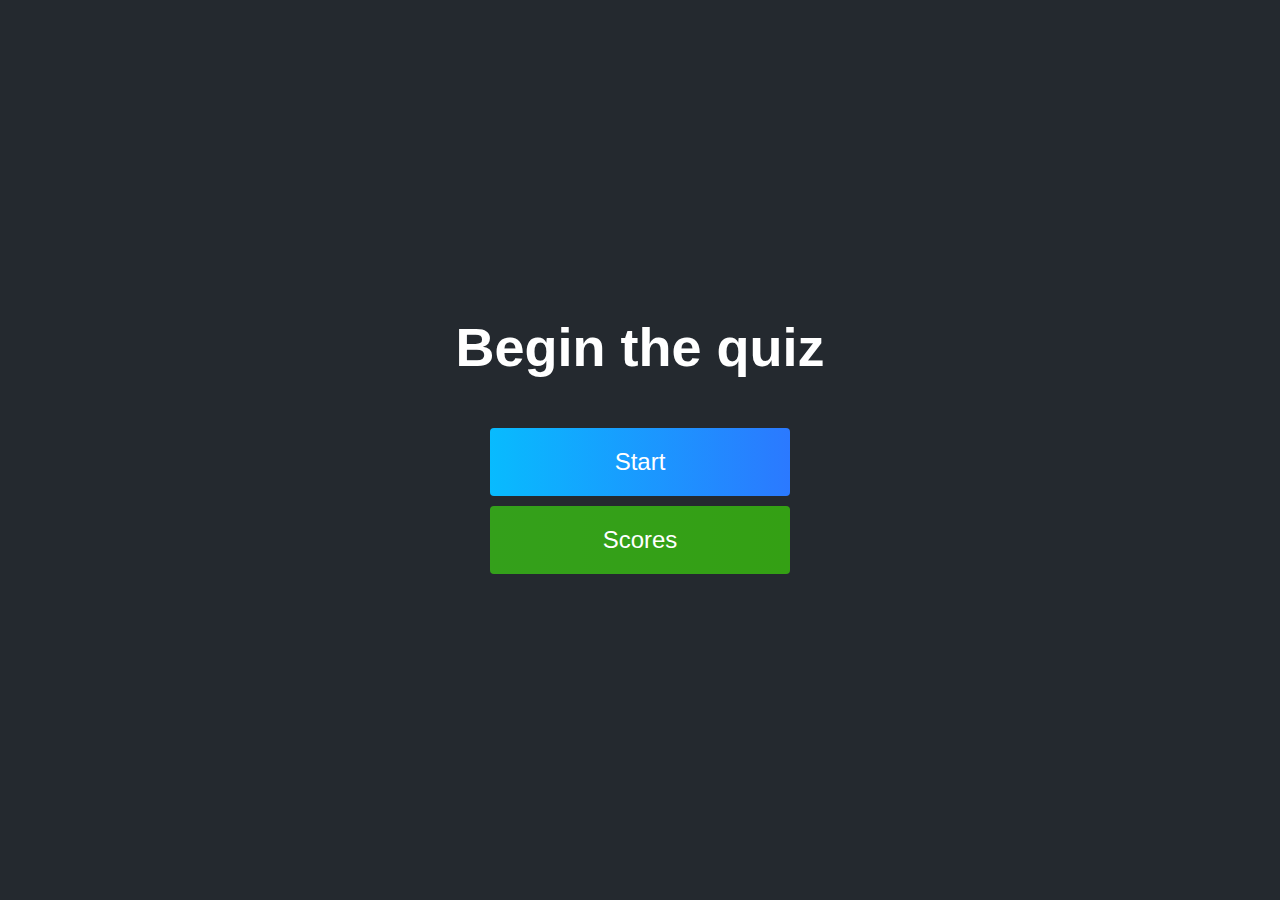
<file: public/index.html>
<!DOCTYPE html>
<html lang="en">
<head>
  <meta charset="UTF-8"/>
  <meta name="viewport" content="width=device-width, initial-scale=1.0">
  <title>Cyber awarness quiz</title>
  <meta name="author" content="Adam Lanfranchi_000022"/> 
  <link rel="stylesheet" href="css/index.css"/>
  <link rel="stylesheet" href="https://use.fontawesome.com/releases/v5.15.4/css/all.css" 
  integrity="sha384-DyZ88mC6Up2uqS4h/KRgHuoeGwBcD4Ng9SiP4dIRy0EXTlnuz47vAwmeGwVChigm"crossorigin="anonymous">
</head>
<body>
    <div class="container">
        <dic id ="home" class="flex-column flex-center">
            <h1> Begin the quiz</h1>
            <a href="game.html" class="btn">Start</a>
            <a href="highscores.html" id="score-btn" class="btn">Scores<i class="fas fa-star"></i></a>
        </dic>
    </div>
</body>
</html>
</file>
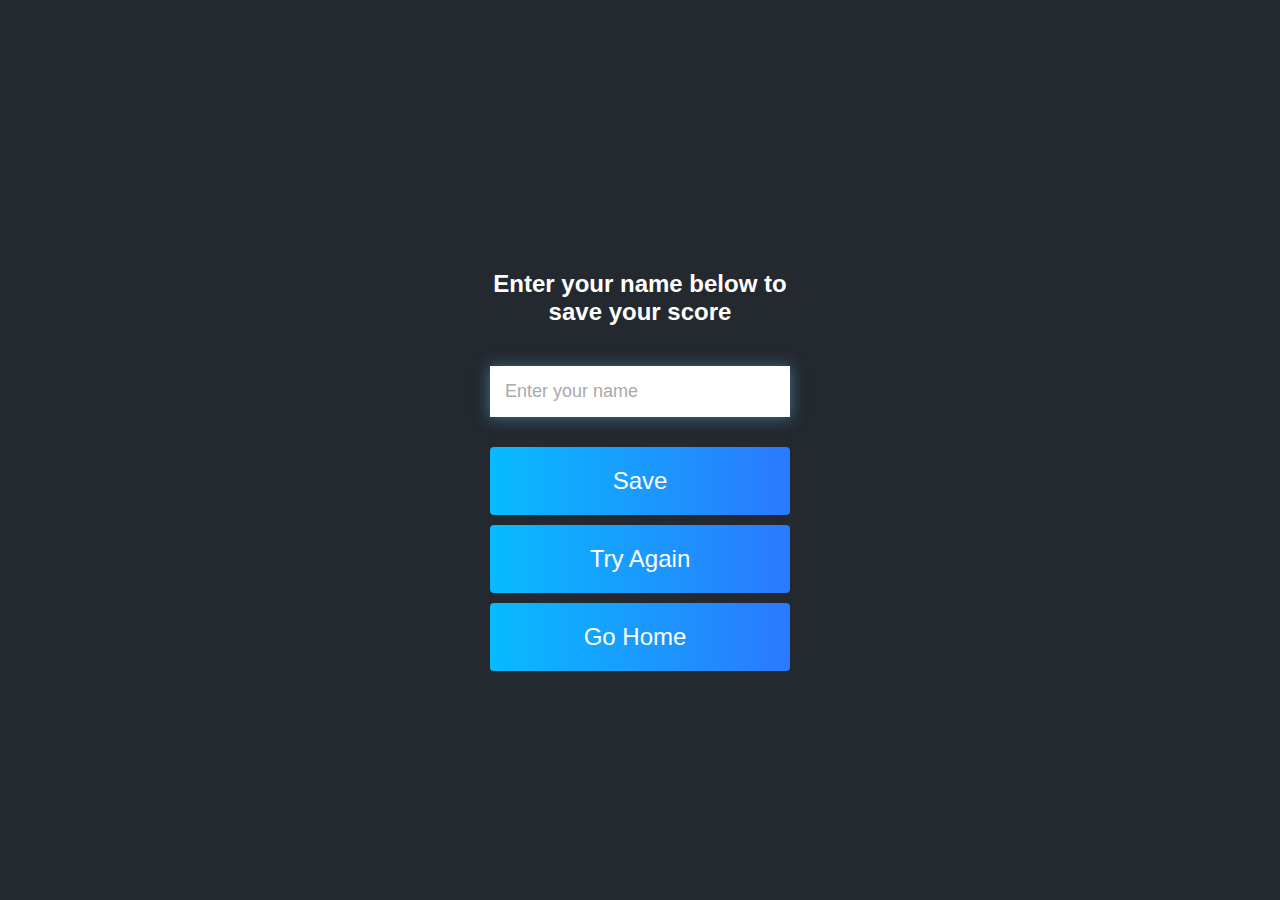
<file: public/end.html>
<!DOCTYPE html>
<html lang="en">
<head>
    <meta charset="UTF-8">
    <meta name="viewport" content="width=device-width, initial-scale=1.0">
    <title>End page</title>
    <meta name="author" content="Adam Lanfranchi_000022"/> 
    <link rel="stylesheet" href="css/index.css">
    <link rel="stylesheet" href="https://use.fontawesome.com/releases/v5.13.1/css/all.css" integrity="sha384-xxzQGERXS00kBmZW/6qxqJPyxW3UR0BPsL4c8ILaIWXva5kFi7TxkIIaMiKtqV1Q" crossorigin="anonymous">
</head>
<body>
    <div class="container">
        <div id="end" class="flex-center flex-column">
            <h1 id="finalScore">0</h1>
            <form class="end-form-container">
                <h2 id="end-text">Enter your name below to save your score</h2>
                <input type="text" name="name" id="username" placeholder="Enter your name">
                <button class="btn" id="saveScoreBtn" type="submit" onclick="saveHighScore(event)" disabled>Save</button>
            </form>
            <a href="game.html" class="btn">Try Again</a>
            <a href="index.html" class="btn">Go Home<i class="fas fa-home"></i></a>
        </div>
    </div>
    <script src="js/end.js"></script>
</body>
</html>
</file>
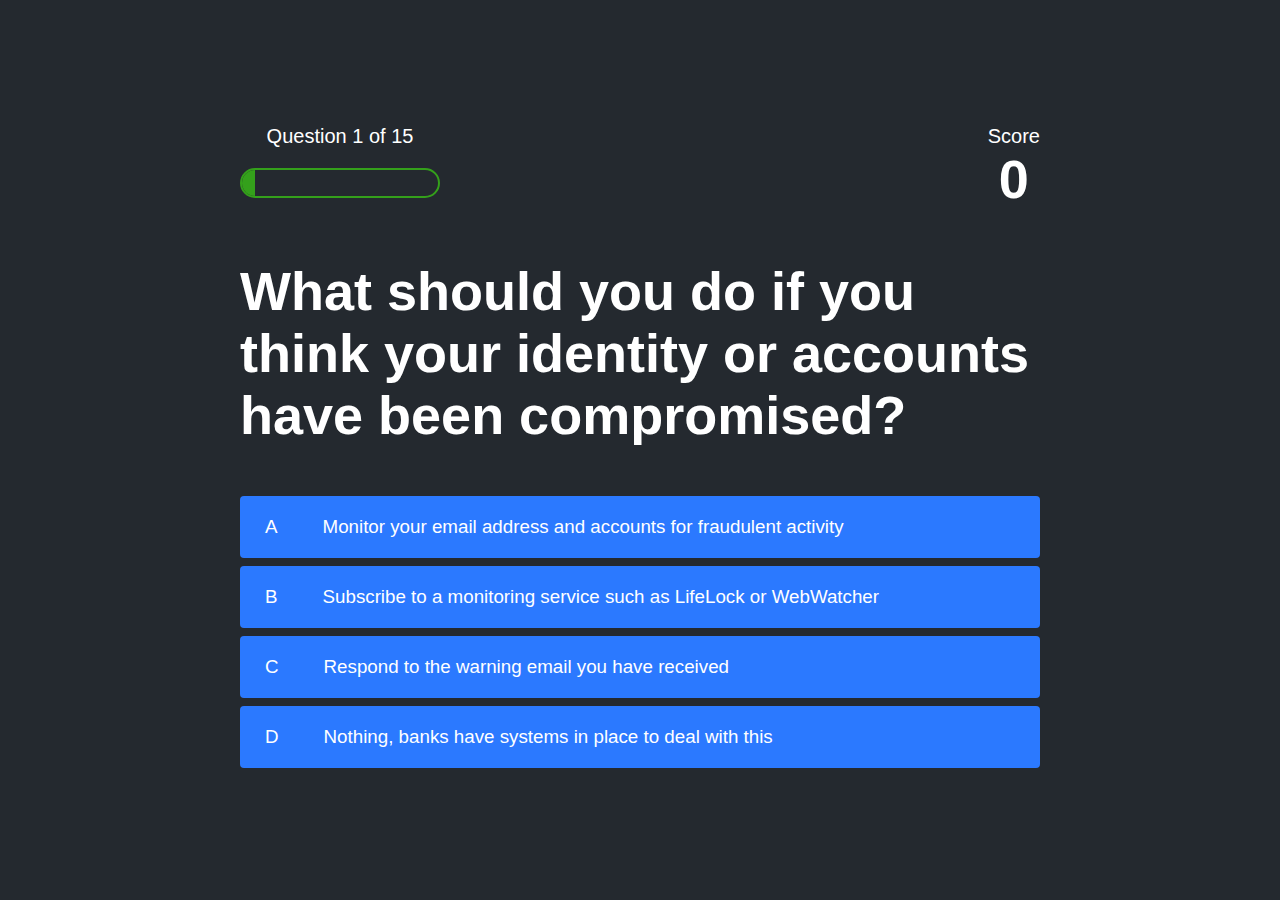
<file: public/game.html>
<!DOCTYPE html>
<html lang="en">
<head>
  <meta charset="UTF-8"/>
  <meta name="viewport" content="width=device-width, initial-scale=1.0">
  <title>Quiz Page</title>
  <meta name="author" content="Adam Lanfranchi_000022"/> 
  <link rel="stylesheet" href="css/index.css"/>
  <link rel="stylesheet" href="css/game.css"/>
</head>
<body>
    <div class="container">
        <div id="game" class="justify-center flex-column">
            <div id="hud">
                <div class="hud-item">
                    <p id="progressText" class="hud-prefix">
                        Question
                    </p>
                    <div id="progressBar">
                        <div id="progressBarFull"></div>
                    </div>
                </div>
                <div class="hud-item">
                    <p class="hud-prefix">
                        Score
                    </p>
                    <h1 class="hud-main-text" id="score">
                        0
                    </h1>
                </div>
            </div>
            <h1 id="question">What is the answer to this question?</h1>
            <div class="choice-container">
                <p class="choice-prefix">A</p>
                <p class="choice-text" data-number="1">Choice</p>
            </div>
            <div class="choice-container">
                <p class="choice-prefix">B</p>
                <p class="choice-text" data-number="2">Choice 2</p>
            </div>
            <div class="choice-container">
                <p class="choice-prefix">C</p>
                <p class="choice-text" data-number="3">Choice 3</p>
            </div>
            <div class="choice-container">
                <p class="choice-prefix">D</p>
                <p class="choice-text" data-number="4">Choice 4</p>
            </div>
        </div>
    </div>   
    <script src="js/game.js"></script>
</body>
</html>
</file>
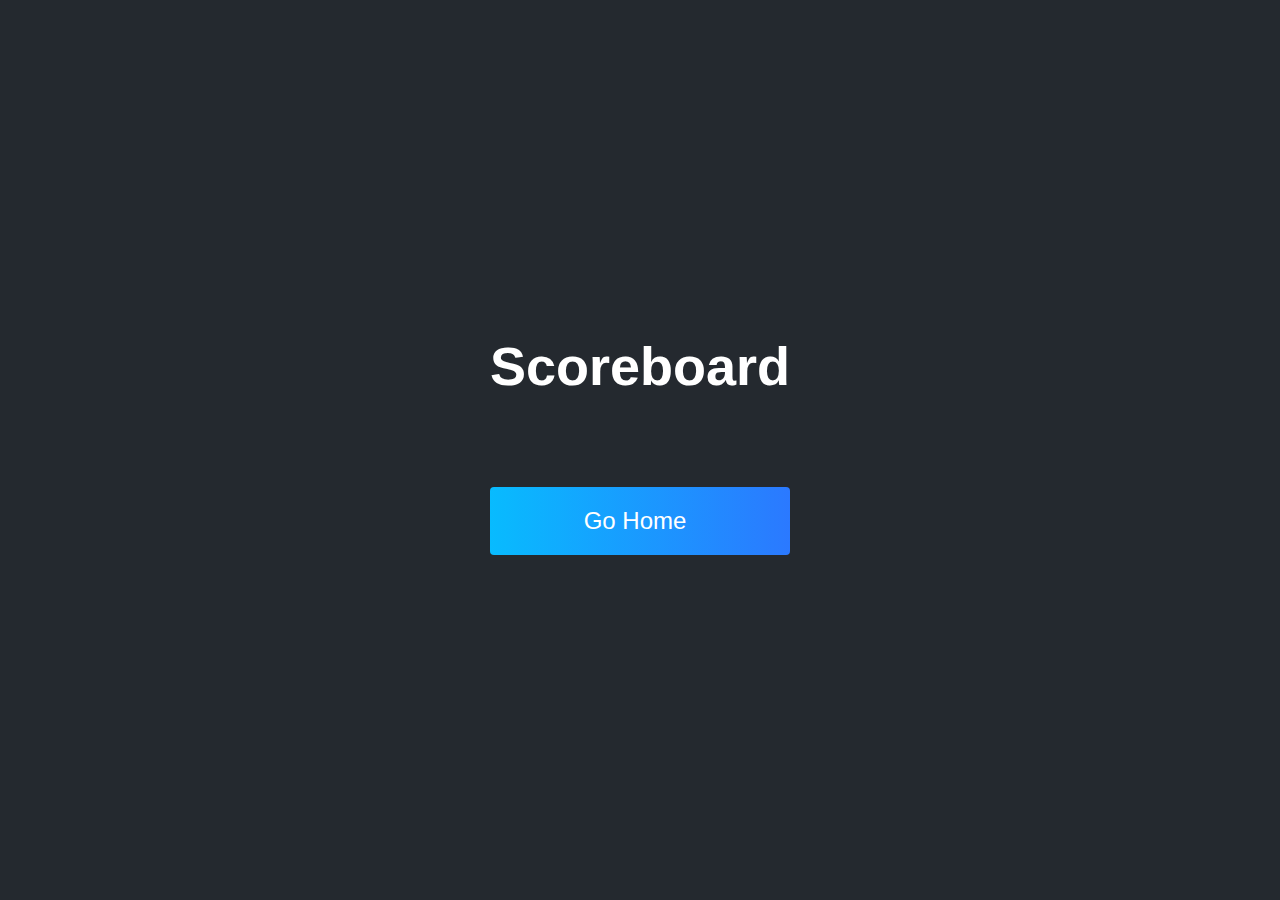
<file: public/highscores.html>
<!DOCTYPE html>
<html lang="en">
<head>
    <meta charset="UTF-8">
    <meta name="viewport" content="width=device-width, initial-scale=1.0">
    <title>High Scores</title>
    <link rel="stylesheet" href="css/index.css">
    <link rel="stylesheet" href="css/highscores.css">
    <link rel="stylesheet" href="https://use.fontawesome.com/releases/v5.13.1/css/all.css" integrity="sha384-xxzQGERXS00kBmZW/6qxqJPyxW3UR0BPsL4c8ILaIWXva5kFi7TxkIIaMiKtqV1Q" crossorigin="anonymous">
</head>
<body>
    <div class="container">
        <div id="highScores" class="flex-center flex-column">
            <h1 id="finalScore">Scoreboard</h1>
            <ul id="highScoresList"></ul>
            <a href="index.html" class="btn">Go Home<i class="fas fa-home"></i></a>
        </div>
    </div>
    <script src="js/highscores.js"></script>
</body>
</html>
</file>
<file: public/css/index.css>
:root {
    background-color: rgb(36, 41, 47, 255);
}

* {
    box-sizing: border-box;
    margin: 0;
    padding: 0;
    font-size: 62.5%;
    font-family:  Arial, sans-serif, cursive;
}

h1 {
    font-size: 5.4rem;
    color: #fff;
    margin-bottom: 5rem;
}

h2 {
    font-size: 4.2rem;
    margin-bottom: 4rem;
}

.container {
    width: 100vw;
    height: 100vh;
    display: flex;
    justify-content: center;
    align-items: center;
    max-width: 80rem;
    margin: 0 auto;
    padding: 2rem;
}

.flex-column {
    display: flex;
    flex-direction: column;
}

.flex-center {
    justify-content: center;
    align-items: center;
}

.justify-center {
    justify-content: center;
}

.text-center {
    text-align: center;
}

.hidden {
    display: none;
}

.btn {
    font-size: 2.4rem;
    padding: 2rem 0;
    width: 30rem;
    text-align: center;
    margin-bottom: 1rem;
    text-decoration: none;
    color: rgb(255, 255, 255);
    background: linear-gradient(90deg, rgb(8, 187, 254, 255)0%, rgb(43, 121, 255, 255)100%);
    border-radius: 4px;
}

.btn:hover {
    cursor: pointer;
    box-shadow: 0 0.4rem 1.4rem 0 rgba(83, 191, 231, 0.6);
    transition: transform 150ms;
    transform: scale(1.03);
}

.btn[disabled]:hover {
    cursor: not-allowed;
    box-shadow: none;
    transform: none;
}

#score-btn {
    background: linear-gradient(90deg, rgb(52, 160, 27)0%, rgb(52, 160, 20)100%);
}

#score-btn:hover {
    box-shadow: 0 0.4rem 1.4rem 0 rgb(61, 139, 44);
}
.fa-crown {
    font-size: 2.5rem;
    margin-left: 1rem;
}

/* End page CSS */

.end-form-container {
    width: 100%;
    display: flex;
    flex-direction: column;
    align-items: center;
    max-width: 30rem;
}

input {
    margin-bottom: 1rem;
    width: 20rem;
    padding: 1.5rem;
    font-size: 1.8rem;
    border: none;
    box-shadow: 0 0.1rem 1.4rem 0 rgba(86, 185, 235, 0.5)
}

input::placeholder {
    color: #aaa;
}

#username {
    margin-bottom: 3rem;
    width: 100%;
    outline: none;
}

#end-text {
    font-size: 2.4rem;
    color: #fff;
    text-align: center;
}

#saveScoreBtn {
    border: none;
}

.fa-home {
    margin-left: 1rem;
    font-size: 2rem;
    color: rgb(28, 26, 26);
}
</file>
<file: public/css/game.css>
body {
    color: #fff
}

.choice-container {
    display: flex;
    margin-bottom:  0.8rem;
    width: 100%;
    border-radius: 4px;
    background: rgb(43, 121, 255, 255);
    font-size: 3rem;
    min-width: 80rem;
}

.choice-container:hover {
    cursor: pointer;
    box-shadow: 0 0.4rem 1.4rem 0 rgba(8, 187, 254, 255);
    transform: scale(1.02);
    transform: transform 100ms;
}

.choice-prefix {
    padding: 2rem 2.5rem;
    color: white;
}

.choice-text {
    padding: 2rem;
    width: 100%
}

.correct {
    background: linear-gradient(32deg, rgb(11, 223, 36) 0%, rgb(41, 232, 111)100%);
}

.incorrect {
    background: linear-gradient(32deg, rgb(230, 29, 29, 1) 0%, rgb(224, 11, 11, 1)100%);
}

/* Heads up Display */

#hud {
    display: flex;
    justify-content: space-between;
}

.hud-prefix {
    text-align: center;
    font-size: 2rem;
}

.hud-main-text {
    text-align: center;
}

#progressBar {
    width: 20rem;
    height: 3rem;
    border: .2rem solid rgb(52, 160, 27);
    margin-top: 2rem;
    border-radius: 50px;
    overflow: hidden;
}

#progressBarFull {
    height: 100%;
    background: rgb(52, 160, 27);
    width: 0%;
}


@media screen and (max-width: 768px) {
    .choice-container {
        min-width: 40rem;
    }
}

@media screen and (max-width: 768px) {
    .hud-item {
        min-width: 20rem;
    }
}


@media screen and (max-width: 768px) {
    #question {
        font-size: 3rem;
    }
}

@media screen and (max-width: 768px){
    .choice-text{
        font-size: 2rem;
    }
}

@media screen and (max-width: 375px) {
    .choice-container {
        min-width: 2rem;
        padding: 0.5rem;
    }
}


@media screen and (max-width: 375px) {
    .hud-item {
        min-height: 4rem;
        min-width: 1rem;
    }
}

@media screen and (max-width: 375px){
    .choice-text{
        font-size: 2rem;
    }
}

@media screen and (max-width: 375px) {
    #question {
        font-size: 2rem;
    }
}
</file>
<file: public/css/highscores.css>
body {
    color: #fff;
}

#highScoresList {
    list-style: none;
    margin-bottom: 4rem;
}

.high-score {
    font-size: 2.8rem;
    margin-bottom: 0.5rem;
}
</file>
